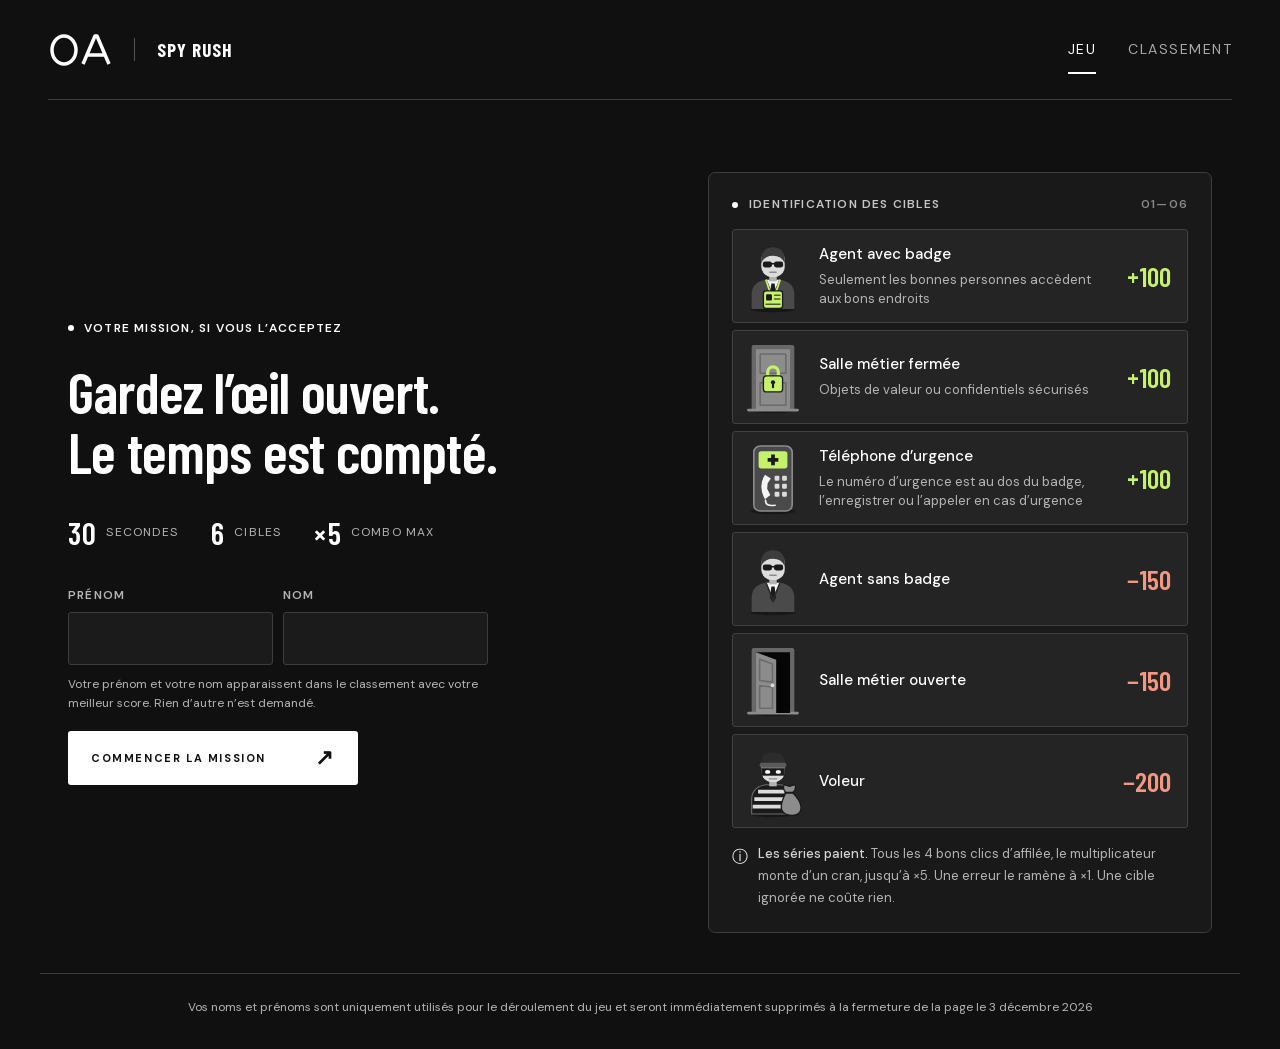
<file: index.html>
<!doctype html>
<html lang="fr">
<head><meta name="robots" content="noindex, nofollow"><meta charset="utf-8"><meta name="viewport" content="width=device-width,initial-scale=1,viewport-fit=cover"><meta name="theme-color" content="#101010"><title>Spy Rush — 30 secondes sous couverture</title><link rel="stylesheet" href="style.css?v=11"></head>
<body>
<header class="site-header"><a class="brand" href="./" aria-label="Spy Rush, accueil"><img class="oa-logo" src="assets/oa-logo.svg" alt="OA"><span class="game-brand">SPY RUSH</span></a><nav class="main-nav" aria-label="Navigation principale"><a href="index.html" aria-current="page">Jeu</a><a href="classement.html">Classement</a></nav></header>
<main>
<section id="home" class="screen home">
<div class="intro"><div class="eyebrow"><span></span> VOTRE MISSION, SI VOUS L’ACCEPTEZ</div><h1>Gardez l’œil ouvert.<br><em>Le temps est compté.</em></h1><div class="mission-meta"><span><b>30</b> SECONDES</span><span><b>6</b> CIBLES</span><span><b>×5</b> COMBO MAX</span></div><form id="player-form" novalidate><div class="name-fields"><div><label for="first-name">PRÉNOM</label><input id="first-name" name="first-name" maxlength="20" required autocomplete="given-name" autocapitalize="words"></div><div><label for="last-name">NOM</label><input id="last-name" name="last-name" maxlength="30" required autocomplete="family-name" autocapitalize="words"></div></div><p id="name-error" class="form-error" role="alert"></p><p class="player-note">Votre prénom et votre nom apparaissent dans le classement avec votre meilleur score. Rien d’autre n’est demandé.</p><button id="play" type="submit" class="primary">COMMENCER LA MISSION <span>↗</span></button></form></div>
<div class="briefing"><div class="panel-heading"><span><i class="small-dot"></i> IDENTIFICATION DES CIBLES</span><span>01—06</span></div><div class="target-guide" id="target-guide"></div><div class="briefing-note"><span>ⓘ</span><p><strong>Les séries paient.</strong> Tous les 4 bons clics d’affilée, le multiplicateur monte d’un cran, jusqu’à ×5. Une erreur le ramène à ×1. Une cible ignorée ne coûte rien.</p></div></div>
</section>
<section id="game" class="screen" hidden><div class="game-heading"><span><span id="level">NIVEAU 1</span><span id="unranked" class="unranked" hidden>HORS CLASSEMENT</span></span><div class="game-actions"><button id="mute" type="button" class="chip-button" aria-pressed="false">SON ACTIF</button><button id="retry-game" type="button" class="chip-button" aria-label="Recommencer la partie">REJOUER <span aria-hidden="true">↻</span></button><button id="quit-game" type="button" class="chip-button" aria-label="Quitter la partie"><span aria-hidden="true">✕</span></button></div></div><div class="hud"><div><span class="label">SCORE</span><strong id="score">0</strong></div><div id="combo" class="combo" data-level="1"><span class="label">COMBO</span><strong id="multiplier">×1</strong><div id="combo-pips" class="combo-pips" aria-hidden="true"></div></div><div class="time-block"><span class="label">TEMPS</span><strong id="timer">30.0</strong></div></div><div class="time-track"><div id="time-bar"></div></div><div class="arena-wrap"><div id="arena" class="arena" aria-label="Zone de jeu"></div><div id="countdown" class="countdown" aria-live="assertive"></div><div id="level-banner" class="level-banner" aria-live="polite"></div></div></section>
<section id="end" class="screen end" hidden><div class="result-panel"><div class="eyebrow">TRANSMISSION TERMINÉE</div><h2 id="end-title">Mission accomplie.</h2><p id="end-advice" class="muted"></p><div class="final-score"><span class="label">VOTRE SCORE</span><strong id="final-score">0</strong><span id="record" class="record" hidden></span></div><p id="standing" class="standing" role="status"></p><button id="replay" type="button" class="primary retry-button">REJOUER <span>↻</span></button><div class="stats"><div><strong id="good-clicks">0</strong><span>BONS CLICS</span></div><div><strong id="errors">0</strong><span>ERREURS</span></div><div><strong id="accuracy">0 %</strong><span>PRÉCISION</span></div><div><strong id="best-streak">0</strong><span>SÉRIE MAX</span></div></div><p id="submit-status" class="form-status" role="status"></p><button id="save" type="button" class="text-button" hidden>RENVOYER MON SCORE ↗</button></div><div class="leaderboard-panel"><div class="panel-heading"><span>TABLEAU DES AGENTS</span><span id="player-count"></span></div><div class="board-mode">● MEILLEUR SCORE DE CHAQUE JOUEUR</div><div class="table-scroll"><table><thead><tr><th scope="col">RANG</th><th scope="col">JOUEUR</th><th scope="col">POINTS</th></tr></thead><tbody id="leaderboard"></tbody></table></div><p id="board-status" class="muted" role="status"></p><button id="refresh-board" class="text-button">ACTUALISER ↻</button></div></section>
</main>
<script src="sprites.js?v=5"></script><script src="leaderboard.js?v=6"></script><script src="game.js?v=10"></script>
<footer class="legal-footer">Vos noms et prénoms sont uniquement utilisés pour le déroulement du jeu et seront immédiatement supprimés à la fermeture de la page le 3 décembre 2026</footer>
</body></html>
</file>
<file: style.css>
@font-face{font-family:'Barlow Condensed';font-weight:500 600;font-display:swap;src:url(assets/fonts/barlow-condensed-600.woff2) format('woff2')}
@font-face{font-family:'Barlow Condensed';font-weight:700 800;font-display:swap;src:url(assets/fonts/barlow-condensed-700.woff2) format('woff2')}
@font-face{font-family:'DM Sans';font-weight:400 700;font-display:swap;src:url(assets/fonts/dm-sans.woff2) format('woff2')}
:root{color-scheme:dark;--bg:#151515;--panel:#1e1e1e;--line:#3c3c3c;--text:#eeeeee;--muted:#9c9c9c;--lime:#e7e7e7;--red:#f39782;--display:'Barlow Condensed','Arial Narrow',Impact,sans-serif;--body:'DM Sans',Arial,sans-serif}*{box-sizing:border-box}body{margin:0;background:var(--bg);color:var(--text);font-family:var(--body);min-height:100svh;background-image:radial-gradient(ellipse at 80% 35%,#31313155,transparent 55%)}button,input{font:inherit}button,a,input{-webkit-tap-highlight-color:transparent}button{cursor:pointer}button:disabled{opacity:.5;cursor:default}button:focus-visible,a:focus-visible,input:focus-visible{outline:3px solid var(--lime);outline-offset:5px}[hidden]{display:none!important}.site-header{height:100px;margin:0 auto;width:calc(100% - 96px);max-width:1320px;display:flex;align-items:center;justify-content:space-between;border-bottom:1px solid var(--line)}.brand{color:var(--text);text-decoration:none;font:800 27px var(--display);letter-spacing:1px;display:flex;align-items:center;gap:10px}.brand-icon{color:var(--lime);font-size:36px}.brand-dot{height:6px;width:6px;background:var(--lime);border-radius:50%;align-self:flex-start;margin-top:10px}.header-tag,.status,.eyebrow,.panel-heading,.micro,.bottom-strip,.label,.game-footer,.site-footer,.board-mode,th,.stats span,form label,.text-button{font-size:10px;font-weight:600;letter-spacing:1.6px}.header-tag{color:var(--muted)}.header-tag span{margin:0 15px;color:#5b5b5b}.status{color:var(--lime);display:flex;gap:9px;align-items:center}i,.eyebrow>span{display:inline-block;width:6px;height:6px;background:var(--lime);border-radius:50%}main{max-width:1200px;margin:auto;padding:72px 28px 40px}.home{display:grid;grid-template-columns:1.15fr 1fr;gap:60px;align-items:center}.eyebrow{color:var(--lime);display:flex;align-items:center;gap:10px}h1{font:600 clamp(44px,4.5vw,68px)/1.04 var(--display);letter-spacing:-.8px;margin:26px 0 24px}h1 em{font-style:normal;color:var(--lime)}.lead{font-size:14px;line-height:1.9;color:var(--muted)}.mission-meta{display:flex;gap:33px;margin:32px 0}.mission-meta span{font-size:9px;letter-spacing:1.3px;color:var(--muted);display:flex;align-items:center;gap:9px}.mission-meta b{font:500 31px var(--display);color:var(--text)}.primary{background:var(--lime);border:0;border-radius:3px;color:#202020;padding:19px 23px;display:flex;gap:30px;align-items:center;justify-content:space-between;font-size:11px;letter-spacing:1.6px;font-weight:800;min-width:290px;transition:background .2s,transform .2s}.primary:hover{background:#f4f4f4;transform:translateY(-2px)}.primary span{font-size:22px;line-height:16px}.micro{font-size:8px;color:#888888;margin-top:17px;letter-spacing:1px}.briefing{background:#202020b3;border:1px solid var(--line);border-radius:7px;padding:23px}.panel-heading{display:flex;align-items:center;justify-content:space-between;gap:12px;color:#c6c6c6;font-size:9px;margin-bottom:17px}.small-dot{margin-right:7px}.panel-heading>span:last-child{color:#888888}.target-guide{display:grid;gap:7px}.guide-card{display:flex;align-items:center;gap:14px;border:1px solid #3e3e3e;background:#292929;border-radius:3px;height:80px;padding:0 16px 0 8px}.guide-card.bad{background:#262626;border-color:#3c3c3c}.guide-art{width:58px;height:74px;flex-shrink:0}.guide-art svg{width:100%;height:100%}.guide-copy{display:flex;flex-direction:column;gap:6px}.guide-copy strong{font-size:12px;font-weight:500}.guide-copy span{font-size:10px;color:var(--muted)}.guide-card>b{margin-left:auto;color:var(--lime);font:600 27px var(--display)}.guide-card.bad>b{color:var(--red)}.briefing-note{display:flex;gap:10px;margin-top:15px;color:var(--muted);font-size:10px;line-height:1.7}.briefing-note>span{font-size:16px;color:var(--lime)}.briefing-note p{margin:0}.briefing-note strong{color:#d4d4d4;font-weight:500}.bottom-strip{grid-column:1/-1;border-top:1px solid var(--line);display:flex;justify-content:space-between;padding-top:24px;color:var(--muted);font-size:8px;letter-spacing:1.2px}.bottom-strip i{margin-right:9px;width:4px;height:4px}.site-footer{max-width:1320px;margin:18px auto 0;padding:24px 48px;display:flex;justify-content:space-between;color:#6e6e6e;font-size:8px;letter-spacing:1.1px}.muted{color:var(--muted)}#game{max-width:860px;margin:auto;--accent:var(--lime)}#game[data-level="2"]{--accent:#f0c36f}#game[data-level="3"]{--accent:var(--red)}.game-heading{display:flex;justify-content:space-between;align-items:center}.game-heading #level{color:var(--accent);font-size:11px;letter-spacing:2px}.hud{display:flex;justify-content:space-between;margin:25px 0 16px}.label{display:block;color:var(--muted);font-size:9px}.hud strong{display:block;font:600 64px/1.1 var(--display);font-variant-numeric:tabular-nums}.time-block{text-align:right;color:var(--accent)}.time-track{height:3px;background:var(--line);margin-bottom:24px}.time-track>div{height:100%;background:var(--accent)}.arena-wrap{position:relative}.arena{position:relative;display:grid;grid-template-columns:repeat(4,1fr);gap:12px}.slot{position:relative;height:145px;border:1px solid #3d3d3d;background:radial-gradient(ellipse at bottom,#313131,#1f1f1f 70%);border-radius:5px}.target{position:absolute;inset:0;display:flex;align-items:center;justify-content:center;width:100%;height:100%;background:none;border:0;padding:4px;touch-action:manipulation;animation:pop-in var(--pop-duration) ease-out both}.target svg{height:100%;max-width:100%;pointer-events:none}.target.leaving{animation:pop-out .1s ease-in both}.feedback{position:absolute;transform:translate(-50%,-50%);z-index:5;pointer-events:none;color:var(--lime);font:700 35px var(--display);text-shadow:0 2px 10px #000;animation:float .65s ease-out forwards}.feedback.negative{color:var(--red)}.game-footer{display:flex;justify-content:space-between;gap:20px;margin-top:24px;font-size:8px;color:var(--muted)}.level-banner{position:absolute;top:40%;left:0;right:0;text-align:center;pointer-events:none;opacity:0;font:700 48px var(--display);color:var(--accent);text-shadow:0 3px 16px #000}.announce{animation:announce 1.3s ease-out}.urgent #timer{animation:blink .5s infinite alternate}.shake{animation:shake .22s ease-out}.end{display:grid;grid-template-columns:1fr 1fr;gap:70px;max-width:950px;margin:auto}.end h2{font:600 48px var(--display);margin:18px 0 8px}.end .muted{font-size:12px;line-height:1.8}.final-score{margin:30px 0;display:flex;flex-direction:column;gap:4px}.final-score strong{font:600 88px/1 var(--display);color:var(--lime)}.final-score>span:last-child{font-size:9px;letter-spacing:3px;color:var(--muted)}.stats{display:flex;justify-content:space-between;padding:19px 0;border-top:1px solid var(--line);border-bottom:1px solid var(--line);margin-bottom:26px}.stats strong{display:block;font:600 28px var(--display);margin-bottom:6px}.stats span{font-size:8px;color:var(--muted)}form label{font-size:9px;color:var(--muted)}.form-row{display:flex;margin-top:10px;gap:8px}input{width:100%;min-width:0;padding:15px;background:var(--panel);color:var(--text);border:1px solid var(--line);border-radius:3px}.form-row button{border:0;border-radius:3px;color:var(--bg);background:var(--lime);width:54px;font-size:22px;flex-shrink:0}.form-status{font-size:11px;color:var(--lime);min-height:30px;line-height:1.5}.result-panel .primary{width:100%}.leaderboard-panel{border:1px solid var(--line);border-radius:6px;padding:24px;align-self:start;background:#1f1f1fa0}.board-mode{color:var(--lime);font-size:8px;letter-spacing:.7px;padding:13px 0;border-top:1px solid var(--line)}table{border-collapse:collapse;width:100%;text-align:left;margin-top:8px}th{font-size:8px;color:var(--muted);padding:12px 6px}td{padding:14px 6px;font-size:12px;border-bottom:1px solid #373737;overflow-wrap:anywhere}td:first-child{color:var(--muted);font-size:10px}td:last-child,th:last-child{text-align:right}td:last-child{font:500 21px var(--display)}.player-row{background:#dddddd20;color:var(--lime)}.text-button{padding:10px 0;border:0;background:transparent;color:var(--lime);font-size:9px}@keyframes pop-in{from{opacity:0;transform:translateY(12px) scale(.75)}to{opacity:1;transform:none}}@keyframes pop-out{to{opacity:0;transform:scale(.7)}}@keyframes float{to{opacity:0;transform:translate(-50%,-160%)}}@keyframes shake{25%{transform:translateX(-5px)}75%{transform:translateX(5px)}}@keyframes blink{to{opacity:.4}}@keyframes announce{10%,65%{opacity:1;transform:scale(1)}0%,100%{opacity:0;transform:scale(1.1)}}
@media(min-width:1450px){main{padding-top:100px}}@media(max-width:900px){.home{gap:30px}.site-header{width:calc(100% - 48px);height:80px}.header-tag{display:none}.mission-meta{gap:18px}main{padding-top:45px}.end{gap:30px}.site-footer{padding:24px}.bottom-strip>span:last-child{display:none}}@media(max-width:640px){main{padding:32px 20px 18px}.site-header{width:calc(100% - 40px);height:72px}.brand{font-size:23px}.status{font-size:8px;letter-spacing:1px}.home,.end{grid-template-columns:1fr;gap:32px}h1{font-size:47px;margin-top:23px}.eyebrow{font-size:8px;letter-spacing:1.1px}.lead{font-size:12px}.desktop{display:none}.mission-meta{gap:26px;margin:26px 0}.mission-meta span{font-size:8px}.primary{width:100%;min-width:0}.micro{font-size:7px;letter-spacing:.7px}.briefing{padding:17px}.guide-card{height:75px}.bottom-strip{padding-top:20px;font-size:7px}.site-footer{padding:20px;font-size:7px}.site-footer>span:last-child{display:none}.arena{grid-template-columns:repeat(3,1fr);gap:8px}.slot{height:112px}.hud strong{font-size:52px}.hud{margin-top:20px}.time-track{margin-bottom:16px}.game-footer{font-size:7px;line-height:1.6}.game-footer>span:last-child{display:none}.end h2{font-size:43px}.leaderboard-panel{padding:20px}}
@media(prefers-reduced-motion:reduce){*,*:before,*:after{scroll-behavior:auto!important}.target{animation:none}.target.leaving{opacity:.3}.shake{animation:none}.urgent #timer{animation:none;color:var(--red)}.feedback{animation:float .15s forwards}.announce{animation:announce 1.3s linear}.primary{transition:none}}

/* Monogramme OA et identité monochrome. */
:root{--bg:#101010;--panel:#1b1b1b;--line:#3d3d3d;--text:#fff;--muted:#b5b5b5;--lime:#fff}
body{background:#101010}.site-header{gap:24px}.brand{gap:22px}.oa-logo{width:64px;height:36px;object-fit:contain}.game-brand{font-size:19px;border-left:1px solid #555;padding-left:22px;white-space:nowrap}.main-nav{display:flex;gap:32px;align-items:center}.main-nav a{color:#aaa;text-decoration:none;text-transform:uppercase;font-size:14px;letter-spacing:1.5px;padding:14px 0;border-bottom:2px solid transparent}.main-nav a:hover,.main-nav a[aria-current=page]{color:#fff;border-color:#fff}.primary{background:#fff;color:#111}.primary:hover{background:#dedede}.form-row button{color:#111}.briefing,.leaderboard-panel{background:#191919}.guide-card,.guide-card.bad{background:#242424;border-color:#414141}.guide-card.good>b{color:#fff}.target{color:#fff}.slot{background:radial-gradient(ellipse at bottom,#383838,#191919 70%);border-color:#424242}.player-row{background:#ffffff16;color:#fff}.player-note{font-size:12px;color:var(--muted);line-height:1.6;margin:10px 0 18px}#player-form{max-width:390px}#player-name{margin-top:10px}#player-form label{font-size:12px}.ranking-page{max-width:860px}.ranking-page h1{margin:22px 0}.ranking-page .leaderboard-panel{margin-top:32px}.ranking-play{max-width:330px;margin-top:24px;text-decoration:none}.ranking-page td{font-size:16px;padding:20px 10px}.ranking-page td:last-child{font-size:25px}.ranking-page th{font-size:12px}.ranking-page .muted{font-size:13px;line-height:1.7}.ranking-page .board-mode,.ranking-page .panel-heading,.ranking-page .text-button{font-size:12px}.feedback{color:#fff}
@media(max-width:640px){.site-header{height:auto;min-height:112px;flex-wrap:wrap;gap:10px;padding:17px 0 10px}.brand{gap:14px}.oa-logo{width:54px;height:30px}.game-brand{font-size:17px;padding-left:14px}.main-nav{order:3;width:100%;gap:28px}.main-nav a{font-size:13px;padding:8px 0}.status{font-size:7px;letter-spacing:.4px}.ranking-page td{font-size:14px}.ranking-page th{font-size:10px}.ranking-page .board-mode{font-size:10px}.ranking-page .leaderboard-panel{padding:16px}}
/* Attempt history: distinguish this browser's player, including repeated names. */
.table-scroll{overflow-x:auto}.end .table-scroll{max-height:530px;overflow:auto}.player-row{background:#ffffff20}.player-row td:first-child{box-shadow:inset 3px 0 #fff;color:#fff}.ranking-page td:nth-child(3){font:500 25px var(--display);text-align:right}.ranking-page th:nth-child(3){text-align:right}.ranking-page{max-width:1000px}.ranking-page .lead{font-size:15px}

/* Descriptions longues et relance immédiate. */
.guide-card{height:auto;min-height:80px;padding-top:8px;padding-bottom:8px}.guide-copy{min-width:0}.guide-copy span{line-height:1.5}.guide-card>b{flex-shrink:0}.retry-button{margin-bottom:26px}

/* Mode jeu : le plateau occupe tout l'écran, sans défilement ni zoom. */
body.playing{overflow:hidden;overscroll-behavior:none;touch-action:manipulation}body.playing .site-header{display:none}
body.playing main{max-width:none;height:100vh;height:100dvh;display:flex;flex-direction:column;justify-content:center;padding:max(12px,env(safe-area-inset-top)) max(16px,env(safe-area-inset-right)) max(12px,env(safe-area-inset-bottom)) max(16px,env(safe-area-inset-left))}
#game{display:flex;flex-direction:column;flex:1;min-height:0;width:100%;max-height:820px;user-select:none;-webkit-user-select:none;-webkit-touch-callout:none}
.game-actions{display:flex;gap:8px}.chip-button{border:1px solid var(--line);border-radius:999px;background:transparent;color:var(--muted);font-size:11px;font-weight:600;letter-spacing:1.2px;padding:0 14px;min-height:36px;min-width:36px}.chip-button:hover{color:#fff;border-color:#777}
.hud{margin:10px 0 8px;align-items:flex-end}.hud strong{font-size:clamp(44px,11vw,64px);line-height:1}.time-track{height:4px;margin-bottom:12px}
.arena-wrap{flex:1;min-height:0}.arena{height:100%;grid-template-rows:repeat(3,minmax(0,1fr))}.slot{height:auto;min-height:0}
.target{cursor:pointer}.slot.hit-good{animation:hit-good .3s ease-out}.slot.hit-bad{animation:hit-bad .3s ease-out}
.countdown{position:absolute;inset:0;display:flex;align-items:center;justify-content:center;pointer-events:none;opacity:0;font:700 clamp(96px,30vw,180px) var(--display);text-shadow:0 4px 24px #000}.countdown.announce{animation:count .6s ease-out}
@keyframes hit-good{from{box-shadow:inset 0 0 0 3px #fff,0 0 22px #ffffff80;background:#4a4a4a}}@keyframes hit-bad{from{box-shadow:inset 0 0 0 3px var(--red);background:#5a2b24}}@keyframes count{0%{opacity:0;transform:scale(1.5)}20%,70%{opacity:1;transform:none}100%{opacity:0;transform:scale(.85)}}
@media(max-width:640px){.arena{grid-template-columns:repeat(3,1fr);grid-template-rows:repeat(4,minmax(0,1fr))}.slot{height:auto}}
@media(orientation:landscape) and (max-height:520px){.arena{grid-template-columns:repeat(6,1fr);grid-template-rows:repeat(2,minmax(0,1fr));gap:8px}.hud{margin:4px 0}.hud strong{font-size:34px}.hud .label{display:none}.time-track{margin-bottom:8px}}
@media(prefers-reduced-motion:reduce){.slot.hit-good,.slot.hit-bad{animation-duration:.12s}.countdown.announce{animation:count .6s linear}}

/* Accent unique pour le détail qui rend une cible sûre, et textes lisibles sur téléphone. */
:root{--accent-good:#c6f26b}.guide-card.good>b,.feedback{color:var(--accent-good)}.feedback.negative{color:var(--red)}@keyframes hit-good{from{box-shadow:inset 0 0 0 3px var(--accent-good),0 0 22px #c6f26b66;background:#3d4a2a}}
.eyebrow,.panel-heading,.label,.board-mode,th,.stats span,form label,.text-button,.micro,.mission-meta span,.final-score>span:last-child{font-size:12px;letter-spacing:1.2px}
.guide-copy strong{font-size:15px}.guide-copy span,.briefing-note{font-size:13px}.guide-art{width:64px;height:76px}.end .muted,.form-status{font-size:14px}td{font-size:15px}td:first-child{font-size:13px}.text-button{min-height:44px}.game-heading #level{font-size:13px}

/* Identité du joueur, combo, résultat. */
.name-fields{display:grid;grid-template-columns:1fr 1fr;gap:10px}.name-fields input{margin-top:8px}#player-form{max-width:420px}.form-error{color:var(--red);font-size:13px;line-height:1.5;margin:8px 0 0;min-height:0}
.combo{text-align:center;color:var(--muted);transition:color .15s}.combo strong{font-size:clamp(30px,8vw,46px);line-height:1.15}.combo:not([data-level="1"]){color:var(--accent-good)}.combo-pips{display:flex;gap:4px;justify-content:center;margin-top:4px}.combo-pips i{width:14px;height:4px;border-radius:2px;background:var(--line)}.combo-pips i.on{background:var(--accent-good)}.combo.bump strong{animation:bump .35s ease-out}@keyframes bump{30%{transform:scale(1.5)}}
.unranked{margin-left:12px;color:var(--red);font-size:11px;letter-spacing:1.2px}
.record{align-self:flex-start;margin-top:10px;padding:6px 10px;border:1px solid var(--line);border-radius:3px;color:var(--muted)}.record.new{border-color:var(--accent-good);color:var(--accent-good);animation:bump .5s ease-out}.standing{font-size:16px;line-height:1.5;margin:0 0 22px;min-height:24px}.final-score{margin:24px 0 14px}.stats{display:grid;grid-template-columns:repeat(4,1fr);gap:8px;margin-bottom:14px}.stats span{font-size:10px;letter-spacing:.8px}
@media(max-width:640px){.main-nav{gap:22px}}@media(orientation:landscape) and (max-height:520px){.combo-pips{display:none}.combo strong{font-size:26px}}@media(prefers-reduced-motion:reduce){.combo.bump strong,.record.new{animation:none}}
.legal-footer{max-width:1200px;margin:0 auto;padding:24px 28px 32px;font-size:12px;line-height:1.6;color:var(--muted);text-align:center;border-top:1px solid var(--line)}body.playing .legal-footer{display:none}
</file>
